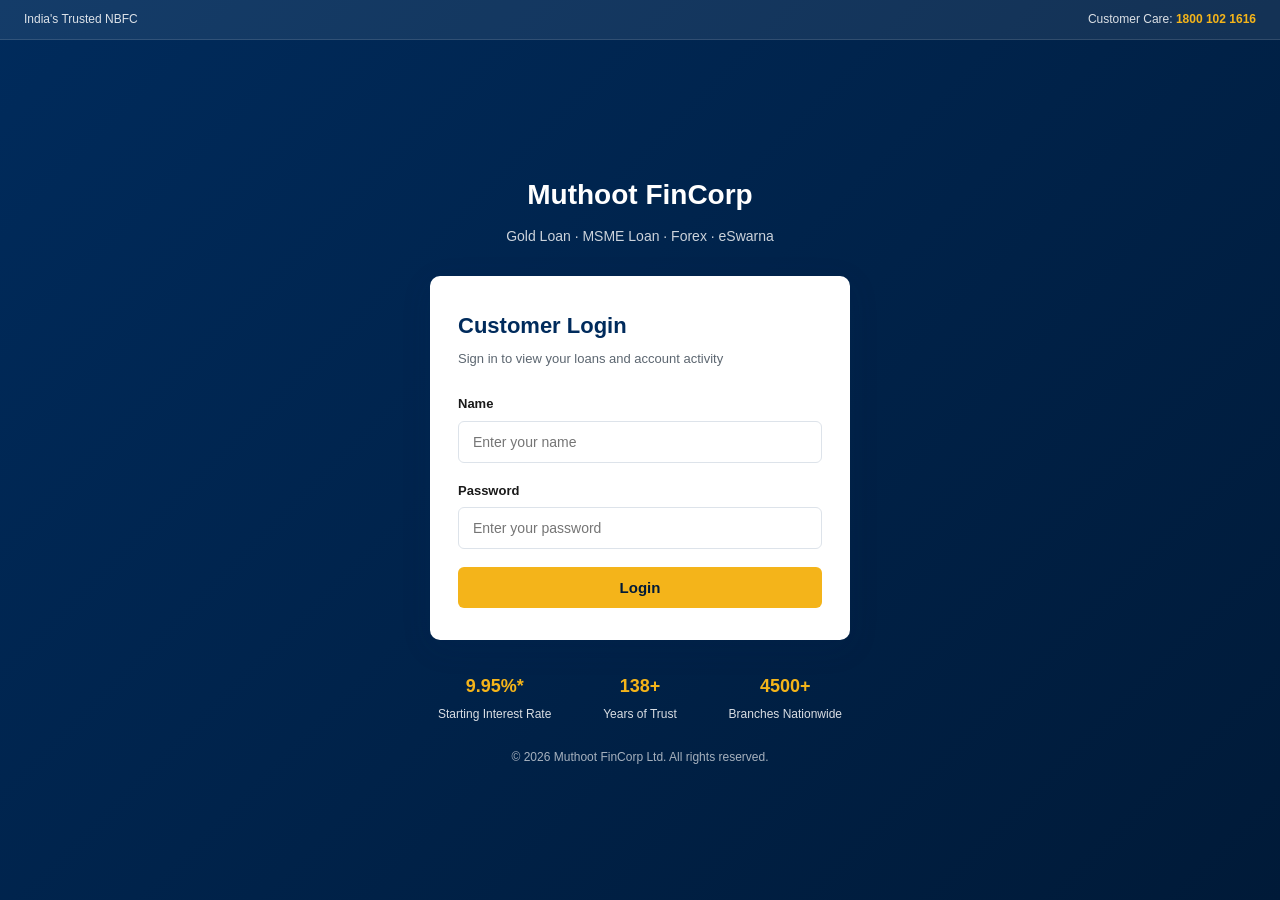
<file: index.html>
<!DOCTYPE html>
<html lang="en">
<head>
  <meta charset="UTF-8">
  <meta name="viewport" content="width=device-width, initial-scale=1.0">
  <title>Login | Muthoot FinCorp</title>
  <link rel="stylesheet" href="login.css">
</head>
<body>
  <div class="login-page">
    <div class="login-topbar">
      <div>India's Trusted NBFC</div>
      <div>Customer Care: <span>1800 102 1616</span></div>
    </div>

    <main class="login-main">
      <div class="login-wrapper">
        <div class="login-brand">
          <h1>Muthoot FinCorp</h1>
          <p>Gold Loan · MSME Loan · Forex · eSwarna</p>
        </div>

        <div class="login-card">
          <h2>Customer Login</h2>
          <p class="login-sub">Sign in to view your loans and account activity</p>

          <div class="login-error" id="loginError"></div>

          <form id="loginForm">
            <div class="form-group">
              <label for="username">Name</label>
              <input type="text" id="username" name="username" placeholder="Enter your name" required autocomplete="username">
            </div>
            <div class="form-group">
              <label for="password">Password</label>
              <input type="password" id="password" name="password" placeholder="Enter your password" required autocomplete="current-password">
            </div>
            <button type="submit" class="btn-login">Login</button>
          </form>
        </div>

        <div class="login-features">
          <div class="login-feature">
            <strong>9.95%*</strong>
            Starting Interest Rate
          </div>
          <div class="login-feature">
            <strong>138+</strong>
            Years of Trust
          </div>
          <div class="login-feature">
            <strong>4500+</strong>
            Branches Nationwide
          </div>
        </div>

        <p class="login-footer">&copy; 2026 Muthoot FinCorp Ltd. All rights reserved.</p>
      </div>
    </main>
  </div>

  <script src="login.js"></script>
</body>
</html>
</file>
<file: login.css>
*, *::before, *::after {
  box-sizing: border-box;
  margin: 0;
  padding: 0;
}

:root {
  --mf-blue: #002B5C;
  --mf-blue-dark: #001A38;
  --mf-gold: #F4B41A;
  --mf-gold-dark: #D99A0A;
  --text-dark: #1A1A1A;
  --text-muted: #5C6670;
  --border: #DDE3EA;
  --white: #FFFFFF;
  --shadow-lg: 0 8px 30px rgba(0, 43, 92, 0.12);
}

body {
  font-family: 'Segoe UI', 'Open Sans', Arial, sans-serif;
  font-size: 14px;
  line-height: 1.6;
  color: var(--text-dark);
  background: linear-gradient(135deg, var(--mf-blue) 0%, var(--mf-blue-dark) 100%);
  min-height: 100vh;
}

.login-page {
  min-height: 100vh;
  display: flex;
  flex-direction: column;
}

.login-topbar {
  background: rgba(255, 255, 255, 0.08);
  border-bottom: 1px solid rgba(255, 255, 255, 0.12);
  padding: 10px 24px;
  display: flex;
  justify-content: space-between;
  align-items: center;
  color: rgba(255, 255, 255, 0.85);
  font-size: 12px;
}

.login-topbar span {
  font-weight: 600;
  color: var(--mf-gold);
}

.login-main {
  flex: 1;
  display: flex;
  align-items: center;
  justify-content: center;
  padding: 40px 20px;
}

.login-wrapper {
  width: 100%;
  max-width: 420px;
}

.login-brand {
  text-align: center;
  margin-bottom: 28px;
  color: var(--white);
}

.login-brand h1 {
  font-size: 28px;
  font-weight: 700;
  margin-bottom: 8px;
}

.login-brand p {
  font-size: 14px;
  color: rgba(255, 255, 255, 0.8);
}

.login-card {
  background: var(--white);
  border-radius: 10px;
  box-shadow: var(--shadow-lg);
  padding: 32px 28px;
}

.login-card h2 {
  font-size: 22px;
  color: var(--mf-blue);
  margin-bottom: 6px;
}

.login-card .login-sub {
  color: var(--text-muted);
  font-size: 13px;
  margin-bottom: 24px;
}

.form-group {
  margin-bottom: 18px;
}

.form-group label {
  display: block;
  font-size: 13px;
  font-weight: 600;
  color: var(--text-dark);
  margin-bottom: 6px;
}

.form-group input {
  width: 100%;
  padding: 12px 14px;
  border: 1px solid var(--border);
  border-radius: 6px;
  font-size: 14px;
  font-family: inherit;
  transition: border-color 0.2s;
}

.form-group input:focus {
  outline: none;
  border-color: var(--mf-blue);
}

.login-error {
  display: none;
  margin-bottom: 16px;
  padding: 10px 12px;
  background: #FFEBEE;
  border-left: 3px solid #C62828;
  border-radius: 4px;
  color: #B71C1C;
  font-size: 13px;
}

.login-error.show {
  display: block;
}

.btn-login {
  width: 100%;
  padding: 12px;
  background: var(--mf-gold);
  color: var(--mf-blue-dark);
  border: none;
  border-radius: 6px;
  font-size: 15px;
  font-weight: 700;
  cursor: pointer;
  font-family: inherit;
  transition: background 0.2s;
}

.btn-login:hover {
  background: var(--mf-gold-dark);
}

.login-footer {
  text-align: center;
  margin-top: 24px;
  color: rgba(255, 255, 255, 0.65);
  font-size: 12px;
}

.login-features {
  display: grid;
  grid-template-columns: repeat(3, 1fr);
  gap: 16px;
  margin-top: 32px;
  max-width: 520px;
  margin-left: auto;
  margin-right: auto;
}

.login-feature {
  text-align: center;
  color: rgba(255, 255, 255, 0.85);
  font-size: 12px;
}

.login-feature strong {
  display: block;
  color: var(--mf-gold);
  font-size: 18px;
  margin-bottom: 4px;
}

@media (max-width: 640px) {
  .login-features {
    grid-template-columns: 1fr;
    gap: 12px;
  }

  .login-topbar {
    flex-direction: column;
    gap: 4px;
    text-align: center;
  }
}

.select-loan-wrapper {
  max-width: 480px;
}

.loan-select-list {
  display: flex;
  flex-direction: column;
  gap: 12px;
}

.loan-select-item {
  width: 100%;
  text-align: left;
  padding: 16px 18px;
  border: 1px solid #DDE3EA;
  border-radius: 8px;
  background: #fff;
  cursor: pointer;
  font-family: inherit;
  transition: border-color 0.2s, box-shadow 0.2s;
}

.loan-select-item:hover {
  border-color: #002B5C;
  box-shadow: 0 4px 12px rgba(0, 43, 92, 0.1);
}

.loan-select-number {
  display: block;
  font-size: 16px;
  font-weight: 700;
  color: #002B5C;
  margin-bottom: 4px;
}

.loan-select-meta {
  display: block;
  font-size: 13px;
  color: #5C6670;
  margin-bottom: 6px;
}

.loan-select-status {
  display: inline-block;
  padding: 2px 10px;
  border-radius: 20px;
  font-size: 11px;
  font-weight: 700;
  text-transform: uppercase;
  background: #E8F5EE;
  color: #1A8C4A;
}
</file>
<file: styles.css>
/* ===== Muthoot FinCorp Gold Loan Page ===== */

*, *::before, *::after {
  box-sizing: border-box;
  margin: 0;
  padding: 0;
}

:root {
  --mf-blue: #002B5C;
  --mf-blue-dark: #001A38;
  --mf-blue-light: #E8EEF5;
  --mf-gold: #F4B41A;
  --mf-gold-dark: #D99A0A;
  --mf-green: #1A8C4A;
  --text-dark: #1A1A1A;
  --text-muted: #5C6670;
  --text-light: #8A939B;
  --border: #DDE3EA;
  --bg-light: #F4F7FA;
  --white: #FFFFFF;
  --shadow: 0 2px 12px rgba(0, 43, 92, 0.08);
  --shadow-lg: 0 8px 30px rgba(0, 43, 92, 0.12);
}

html {
  scroll-behavior: smooth;
}

body {
  font-family: 'Segoe UI', 'Open Sans', Arial, sans-serif;
  font-size: 14px;
  line-height: 1.6;
  color: var(--text-dark);
  background: var(--white);
}

a {
  text-decoration: none;
  color: var(--mf-blue);
  transition: color 0.2s;
}

a:hover {
  color: var(--mf-gold-dark);
}

.container {
  max-width: 1140px;
  margin: 0 auto;
  padding: 0 20px;
}

/* ===== Utility Bar ===== */
.utility-bar {
  background: var(--white);
  color: var(--text-dark);
  font-size: 12px;
  border-bottom: 1px solid var(--border);
}

.utility-inner {
  display: flex;
  justify-content: space-between;
  align-items: center;
  padding: 8px 20px;
}

.utility-bar a {
  color: var(--text-muted);
  margin-right: 18px;
  font-size: 12px;
}

.utility-bar a:hover {
  color: var(--mf-blue);
}

.logout-btn {
  margin-left: 8px;
  padding: 4px 12px;
  background: transparent;
  border: 1px solid var(--border);
  border-radius: 4px;
  color: var(--text-muted);
  font-size: 12px;
  font-weight: 600;
  cursor: pointer;
  font-family: inherit;
}

.logout-btn:hover {
  color: var(--mf-blue);
  border-color: var(--mf-blue);
}

.footer-bottom {
  border-top: 1px solid rgba(255, 255, 255, 0.1);
  padding: 16px 0;
  display: flex;
  align-items: center;
  justify-content: space-between;
  gap: 16px;
  flex-wrap: wrap;
  font-size: 12px;
}

.footer-logout {
  border-color: rgba(255, 255, 255, 0.3);
  color: rgba(255, 255, 255, 0.85);
}

.footer-logout:hover {
  color: var(--mf-gold);
  border-color: var(--mf-gold);
}

.utility-left, .utility-right {
  display: flex;
  align-items: center;
}

/* ===== Header ===== */
.main-header {
  background: var(--white);
  border-bottom: 3px solid var(--mf-gold);
  position: sticky;
  top: 0;
  z-index: 100;
  box-shadow: var(--shadow);
}

.header-inner {
  display: flex;
  align-items: center;
  justify-content: space-between;
  padding: 12px 20px;
  gap: 20px;
}

.main-nav {
  flex: 1;
}

.logo-block {
  display: flex;
  align-items: center;
  gap: 12px;
}

.logo-icon svg {
  display: block;
}

.logo-title {
  display: block;
  font-size: 17px;
  font-weight: 700;
  color: var(--mf-blue);
  line-height: 1.2;
}

.logo-sub {
  display: block;
  font-size: 11px;
  color: var(--text-muted);
}

.main-nav {
  display: flex;
  gap: 24px;
}

.main-nav a {
  color: var(--text-dark);
  font-weight: 600;
  font-size: 14px;
  padding: 4px 0;
  border-bottom: 2px solid transparent;
}

.main-nav a:hover,
.main-nav a.active {
  color: var(--mf-blue);
  border-bottom-color: var(--mf-gold);
}

.hamburger {
  display: none;
  flex-direction: column;
  gap: 5px;
  background: none;
  border: none;
  cursor: pointer;
  padding: 4px;
}

.hamburger span {
  display: block;
  width: 24px;
  height: 2px;
  background: var(--mf-blue);
}

/* ===== Buttons ===== */
.btn {
  display: inline-flex;
  align-items: center;
  justify-content: center;
  padding: 10px 22px;
  border-radius: 4px;
  font-size: 14px;
  font-weight: 600;
  cursor: pointer;
  border: none;
  transition: background 0.2s, transform 0.15s;
}

.btn-gold {
  background: var(--mf-gold);
  color: var(--mf-blue-dark);
}

.btn-gold:hover {
  background: var(--mf-gold-dark);
  color: var(--mf-blue-dark);
}

.btn-outline {
  background: transparent;
  border: 2px solid var(--mf-blue);
  color: var(--mf-blue);
}

.btn-outline:hover {
  background: var(--mf-blue);
  color: var(--white);
}

.btn-sm {
  padding: 8px 16px;
  font-size: 13px;
}

/* ===== Breadcrumb ===== */
.breadcrumb-bar {
  background: var(--bg-light);
  padding: 10px 0;
  font-size: 13px;
  color: var(--text-muted);
  border-bottom: 1px solid var(--border);
}

.breadcrumb-bar a {
  color: var(--mf-blue);
}

/* ===== Hero ===== */
.hero {
  background: linear-gradient(135deg, var(--mf-blue) 0%, var(--mf-blue-dark) 60%, #003D7A 100%);
  color: var(--white);
  padding: 56px 0 64px;
  position: relative;
  overflow: hidden;
}

.hero::after {
  content: '';
  position: absolute;
  right: -60px;
  top: -60px;
  width: 320px;
  height: 320px;
  border-radius: 50%;
  background: rgba(244, 180, 26, 0.12);
}

.hero-content {
  position: relative;
  z-index: 1;
  max-width: 640px;
}

.hero-tag {
  color: var(--mf-gold);
  font-weight: 600;
  font-size: 13px;
  text-transform: uppercase;
  letter-spacing: 0.5px;
  margin-bottom: 12px;
}

.hero-title {
  font-size: 36px;
  font-weight: 700;
  line-height: 1.2;
  margin-bottom: 16px;
}

.hero-desc {
  font-size: 15px;
  line-height: 1.7;
  color: rgba(255, 255, 255, 0.88);
  margin-bottom: 24px;
}

.hero-stats {
  display: flex;
  gap: 32px;
  margin-top: 28px;
}

.hero-stat strong {
  display: block;
  font-size: 22px;
  color: var(--mf-gold);
}

.hero-stat span {
  font-size: 12px;
  color: rgba(255, 255, 255, 0.75);
}

/* ===== My Loans Section ===== */
.my-loans-section {
  padding: 48px 0;
  background: var(--white);
}

.section-header {
  margin-bottom: 28px;
}

.section-header h2 {
  font-size: 26px;
  color: var(--mf-blue);
  margin-bottom: 6px;
}

.section-header p {
  color: var(--text-muted);
  font-size: 14px;
}

.switch-loan-link {
  color: var(--mf-blue);
  font-weight: 600;
  text-decoration: underline;
}

.switch-loan-link:hover {
  color: var(--mf-gold-dark);
}

.loans-card {
  background: var(--white);
  border-radius: 10px;
  box-shadow: var(--shadow-lg);
  overflow: hidden;
  border: 1px solid var(--border);
}

.loans-tabs {
  display: flex;
  border-bottom: 2px solid var(--border);
  background: var(--white);
}

.loan-tab {
  flex: 1;
  padding: 16px 24px;
  background: none;
  border: none;
  font-size: 15px;
  font-weight: 600;
  color: var(--text-muted);
  cursor: pointer;
  position: relative;
  transition: color 0.2s;
  font-family: inherit;
}

.loan-tab:hover {
  color: var(--mf-blue);
  background: var(--mf-blue-light);
}

.loan-tab.active {
  color: var(--mf-blue);
  background: var(--white);
}

.loan-tab.active::after {
  content: '';
  position: absolute;
  bottom: -2px;
  left: 0;
  right: 0;
  height: 3px;
  background: var(--mf-gold);
}

.loan-tab .badge {
  display: inline-flex;
  align-items: center;
  justify-content: center;
  min-width: 22px;
  height: 22px;
  padding: 0 6px;
  margin-left: 8px;
  border-radius: 12px;
  font-size: 12px;
  font-weight: 700;
  background: var(--border);
  color: var(--text-muted);
}

.loan-tab.active .badge {
  background: var(--mf-blue);
  color: var(--white);
}

.loans-panel {
  display: none;
  padding: 32px 28px;
  min-height: 220px;
}

.loans-panel.active {
  display: block;
}

/* Empty state */
.empty-state {
  text-align: center;
  padding: 40px 20px;
}

.empty-icon {
  width: 72px;
  height: 72px;
  margin: 0 auto 16px;
  background: var(--mf-blue-light);
  border-radius: 50%;
  display: flex;
  align-items: center;
  justify-content: center;
}

.empty-state h3 {
  font-size: 18px;
  color: var(--text-dark);
  margin-bottom: 8px;
}

.empty-state p {
  color: var(--text-muted);
  font-size: 14px;
  max-width: 360px;
  margin: 0 auto 20px;
}

/* Closed loan card */
.loan-item {
  border: 1px solid var(--border);
  border-radius: 8px;
  padding: 20px 24px;
  display: grid;
  grid-template-columns: 1fr auto;
  gap: 16px;
  align-items: center;
  transition: box-shadow 0.2s;
}

.loan-item:hover {
  box-shadow: var(--shadow);
}

.loan-item-header {
  display: flex;
  align-items: center;
  gap: 12px;
  margin-bottom: 12px;
}

.loan-number {
  font-size: 16px;
  font-weight: 700;
  color: var(--mf-blue);
}

.status-badge {
  display: inline-block;
  padding: 3px 10px;
  border-radius: 20px;
  font-size: 11px;
  font-weight: 700;
  text-transform: uppercase;
  letter-spacing: 0.4px;
}

.status-badge.closed {
  background: #E8F5EE;
  color: var(--mf-green);
}

.loan-details {
  display: grid;
  grid-template-columns: repeat(auto-fit, minmax(140px, 1fr));
  gap: 12px 24px;
}

.loan-detail label {
  display: block;
  font-size: 11px;
  color: var(--text-light);
  text-transform: uppercase;
  letter-spacing: 0.4px;
  margin-bottom: 2px;
}

.loan-detail span {
  font-size: 14px;
  font-weight: 600;
  color: var(--text-dark);
}

.loan-actions {
  display: flex;
  flex-direction: column;
  gap: 8px;
}

.loan-actions .btn {
  white-space: nowrap;
  font-size: 13px;
  padding: 8px 16px;
}

/* ===== Activity Section ===== */
.activity-section {
  padding: 48px 0;
  background: var(--bg-light);
}

.activity-card {
  padding: 28px;
}

.activity-list {
  display: flex;
  flex-direction: column;
  gap: 0;
}

.activity-item {
  display: flex;
  gap: 16px;
  padding: 20px 0;
  border-bottom: 1px solid var(--border);
}

.activity-item:last-child {
  border-bottom: none;
  padding-bottom: 0;
}

.activity-item:first-child {
  padding-top: 0;
}

.activity-icon {
  flex-shrink: 0;
  width: 40px;
  height: 40px;
  border-radius: 50%;
  display: flex;
  align-items: center;
  justify-content: center;
}

.activity-icon.closed {
  background: #E8F5EE;
  color: var(--mf-green);
}

.activity-icon.applied {
  background: var(--mf-blue-light);
  color: var(--mf-blue);
}

.activity-icon.otp {
  background: #FFF3E0;
  color: #E65100;
}

.activity-icon.payment {
  background: #E3F2FD;
  color: #1565C0;
}

.activity-icon.interest {
  background: #F3E5F5;
  color: #7B1FA2;
}

.activity-icon.sanctioned {
  background: #E8F5EE;
  color: var(--mf-green);
}

.activity-content {
  flex: 1;
}

.activity-header {
  display: flex;
  align-items: center;
  justify-content: space-between;
  gap: 12px;
  margin-bottom: 6px;
}

.activity-header h4 {
  font-size: 15px;
  font-weight: 700;
  color: var(--mf-blue);
}

.activity-date {
  font-size: 12px;
  color: var(--text-light);
  white-space: nowrap;
}

.activity-content p {
  font-size: 13px;
  color: var(--text-muted);
  line-height: 1.6;
}

.activity-content strong {
  color: var(--text-dark);
  font-weight: 600;
}

.statement-apply-link {
  display: inline-block;
  margin-top: 10px;
  padding: 0;
  background: none;
  border: none;
  color: var(--mf-blue);
  font-size: 13px;
  font-weight: 600;
  cursor: pointer;
  text-decoration: underline;
  font-family: inherit;
}

.statement-apply-link:hover:not(:disabled) {
  color: var(--mf-gold-dark);
}

.statement-apply-link:disabled {
  color: var(--text-muted);
  cursor: default;
  text-decoration: none;
}

.statement-notice {
  margin-top: 10px;
  padding: 10px 14px;
  background: #E8F5EE;
  border-left: 3px solid var(--mf-green);
  border-radius: 4px;
  font-size: 13px;
  color: var(--text-dark);
}

.statement-notice.hidden {
  display: none;
}

/* ===== Features ===== */
.features-section {
  padding: 56px 0;
}

.features-grid {
  display: grid;
  grid-template-columns: repeat(3, 1fr);
  gap: 24px;
  margin-top: 32px;
}

.feature-card {
  background: var(--white);
  border: 1px solid var(--border);
  border-radius: 8px;
  padding: 28px 24px;
  text-align: center;
  transition: transform 0.2s, box-shadow 0.2s;
}

.feature-card:hover {
  transform: translateY(-4px);
  box-shadow: var(--shadow-lg);
}

.feature-icon {
  width: 56px;
  height: 56px;
  margin: 0 auto 16px;
  background: var(--mf-blue-light);
  border-radius: 50%;
  display: flex;
  align-items: center;
  justify-content: center;
}

.feature-card h3 {
  font-size: 16px;
  color: var(--mf-blue);
  margin-bottom: 8px;
}

.feature-card p {
  font-size: 13px;
  color: var(--text-muted);
  line-height: 1.6;
}

/* ===== Contact ===== */
.contact-section {
  background: var(--mf-blue);
  color: var(--white);
  padding: 48px 0;
}

.contact-grid {
  display: grid;
  grid-template-columns: repeat(3, 1fr);
  gap: 32px;
}

.contact-item {
  display: flex;
  gap: 16px;
  align-items: flex-start;
}

.contact-item svg {
  flex-shrink: 0;
  fill: var(--mf-gold);
}

.contact-label {
  font-size: 12px;
  color: rgba(255, 255, 255, 0.7);
  margin-bottom: 4px;
}

.contact-value {
  font-size: 16px;
  font-weight: 600;
  color: var(--white);
}

.contact-value:hover {
  color: var(--mf-gold);
}

/* ===== Footer ===== */
.site-footer {
  background: var(--mf-blue-dark);
  color: rgba(255, 255, 255, 0.75);
  padding: 40px 0 0;
}

.footer-grid {
  display: grid;
  grid-template-columns: repeat(4, 1fr);
  gap: 32px;
  padding-bottom: 32px;
}

.footer-col h4 {
  color: var(--mf-gold);
  font-size: 14px;
  margin-bottom: 14px;
}

.footer-col ul {
  list-style: none;
}

.footer-col li {
  margin-bottom: 8px;
}

.footer-col a {
  color: rgba(255, 255, 255, 0.7);
  font-size: 13px;
}

.footer-col a:hover {
  color: var(--mf-gold);
}

/* ===== Responsive ===== */
@media (max-width: 900px) {
  .features-grid,
  .contact-grid,
  .footer-grid {
    grid-template-columns: repeat(2, 1fr);
  }

  .loan-item {
    grid-template-columns: 1fr;
  }

  .loan-actions {
    flex-direction: row;
  }
}

@media (max-width: 640px) {
  .main-nav {
    display: none;
    position: absolute;
    top: 100%;
    left: 0;
    right: 0;
    background: var(--white);
    flex-direction: column;
    padding: 16px 20px;
    box-shadow: var(--shadow);
    border-top: 1px solid var(--border);
  }

  .main-nav.open {
    display: flex;
  }

  .hamburger {
    display: flex;
  }

  .main-header .container,
  .header-inner {
    position: relative;
  }

  .hero-title {
    font-size: 26px;
  }

  .hero-stats {
    flex-direction: column;
    gap: 16px;
  }

  .features-grid,
  .contact-grid,
  .footer-grid {
    grid-template-columns: 1fr;
  }

  .utility-left {
    display: none;
  }

  .loan-tab {
    font-size: 13px;
    padding: 14px 12px;
  }
}
</file>
